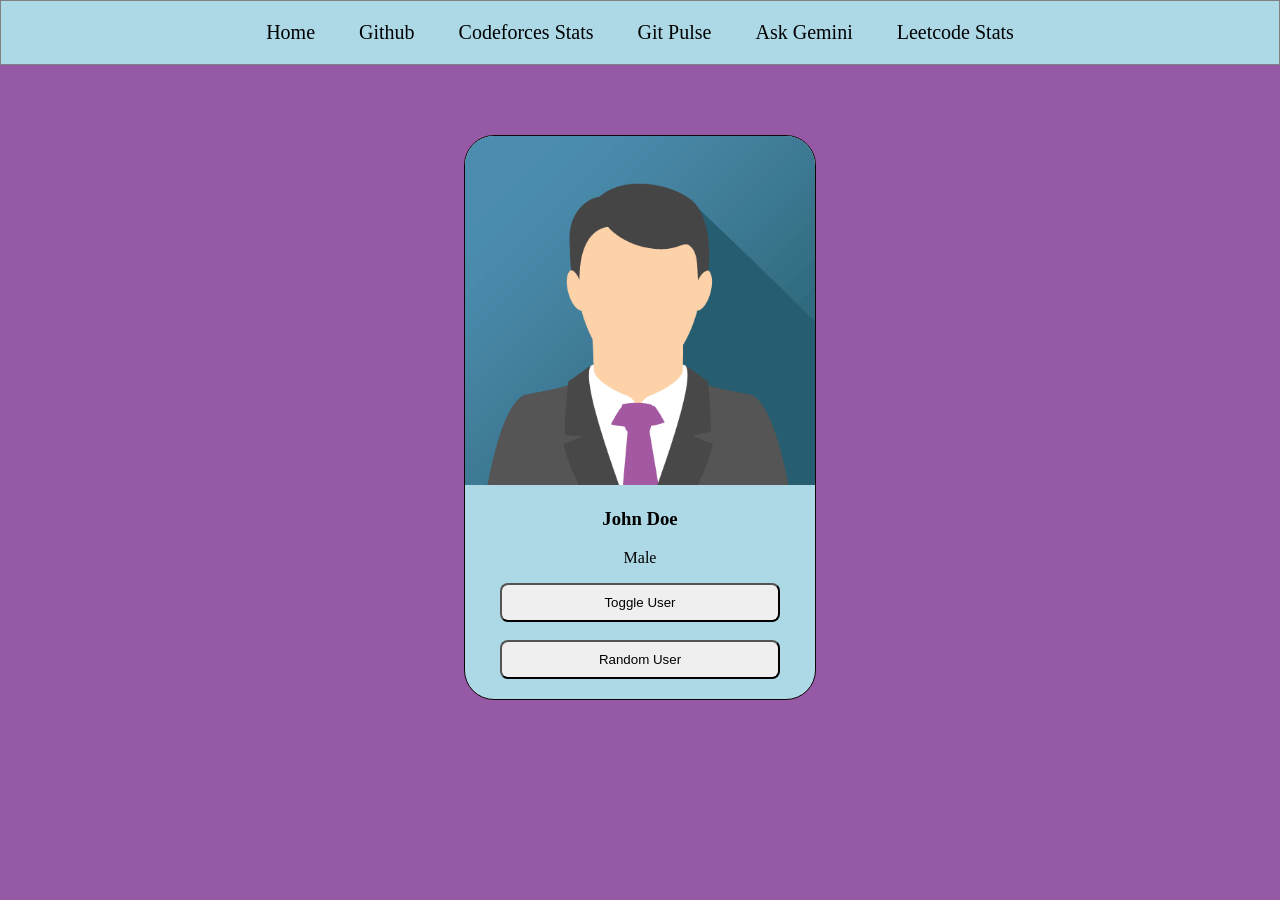
<file: target/classes/static/index.html>
<!DOCTYPE html>
<html lang="en">
<head>
    <meta charset="UTF-8">
    <meta name="viewport" content="width=device-width, initial-scale=1.0">
    <title>Auto Suggest</title>
    <link rel="stylesheet" href="index.css">
</head>
<body>
     <div class="navbar">
        <a href="">Home</a>
        <a href="https://github.com/">Github</a>
        <a href="codeforces-stats (1).html"target="_blank">Codeforces Stats</a>
        <a href="gitpulse.html" target="_blank">Git Pulse</a>
        <a href="ask-gemini (1).html" target="_blank">Ask Gemini</a>
        <a href="leetcode-stats.html" target="_blank">Leetcode Stats</a>
     </div>

     <div class="card">
        <img id="user-image" src="john.png" alt="image not found">
        <h3 id="user-name">John Doe</h3>
        <p id="user-gender">Male</p>
        <button onclick="toggleUser()">Toggle User</button>
        <br><br>
        <button onclick="randomUser()">Random User</button>
     </div>

    <script src="index.js"></script>
</body>
</html>
</file>
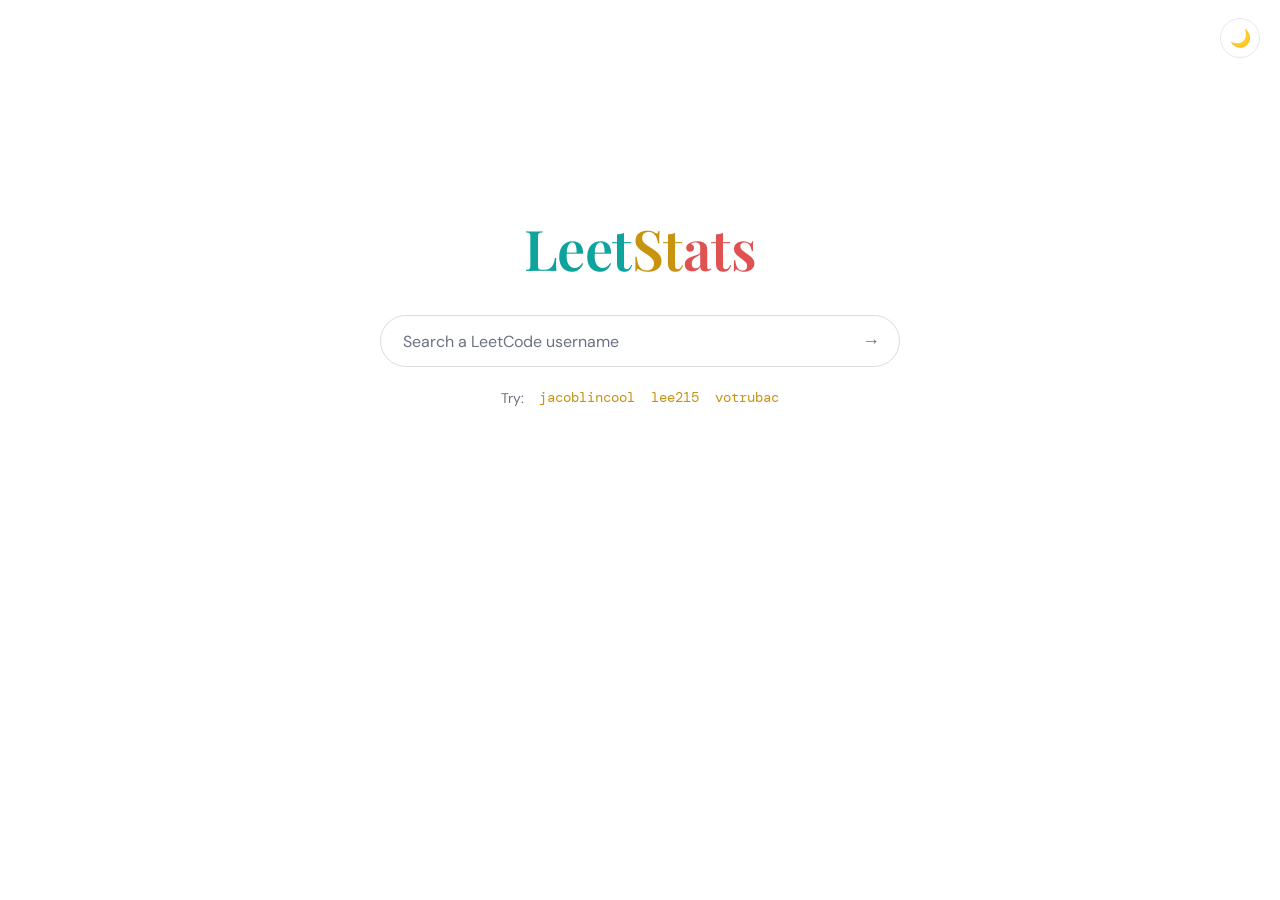
<file: target/classes/static/leetcode-stats.html>
<!DOCTYPE html>
<html lang="en" data-theme="light">
<head>
<meta charset="UTF-8">
<meta name="viewport" content="width=device-width, initial-scale=1.0">
<title>LeetStats</title>
<link rel="preconnect" href="https://fonts.googleapis.com">
<link rel="preconnect" href="https://fonts.gstatic.com" crossorigin>
<link href="https://fonts.googleapis.com/css2?family=Playfair+Display:wght@600&family=DM+Sans:wght@400;500;700&family=DM+Mono:wght@400;500&display=swap" rel="stylesheet">
<style>
  :root, [data-theme="light"] {
    --bg: #ffffff;
    --text: #1f2328;
    --muted: #6b7280;
    --line: #e5e7eb;
    --surface: #ffffff;
    --input-border: #dadce0;
    --input-shadow: rgba(32, 33, 36, 0.12);
    --track: #f0f1f3;
    --easy: #0fa39e;
    --medium: #c8930f;
    --hard: #e05252;
    --accent: #c8930f;
    --card-shadow: 0 1px 3px rgba(32, 33, 36, 0.08), 0 8px 28px rgba(32, 33, 36, 0.06);
  }
  [data-theme="dark"] {
    --bg: #0a0b0d;
    --text: #e9e7e2;
    --muted: #8b8f98;
    --line: rgba(255, 255, 255, 0.09);
    --surface: #121418;
    --input-border: rgba(255, 255, 255, 0.14);
    --input-shadow: rgba(0, 0, 0, 0.5);
    --track: rgba(255, 255, 255, 0.08);
    --easy: #3ddad7;
    --medium: #e3b341;
    --hard: #ff6b6b;
    --accent: #e3b341;
    --card-shadow: 0 20px 50px rgba(0, 0, 0, 0.45);
  }

  * { margin: 0; padding: 0; box-sizing: border-box; }

  html, body { height: 100%; }

  body {
    background: var(--bg);
    color: var(--text);
    font-family: "DM Sans", system-ui, sans-serif;
    display: flex;
    flex-direction: column;
    align-items: center;
    transition: background 0.25s, color 0.25s;
  }

  /* theme toggle, top right */
  .theme-toggle {
    position: fixed;
    top: 18px;
    right: 20px;
    width: 40px;
    height: 40px;
    border-radius: 50%;
    border: 1px solid var(--line);
    background: var(--surface);
    color: var(--text);
    font-size: 17px;
    cursor: pointer;
    display: flex;
    align-items: center;
    justify-content: center;
    transition: background 0.25s, border-color 0.25s, transform 0.15s;
    z-index: 10;
  }
  .theme-toggle:hover { transform: scale(1.06); }
  .theme-toggle:focus-visible { outline: 2px solid var(--accent); outline-offset: 2px; }

  main {
    width: 100%;
    max-width: 640px;
    padding: 0 24px 64px;
    display: flex;
    flex-direction: column;
    align-items: center;
    /* Google-style: sits a bit above vertical center when idle */
    margin-top: clamp(96px, 24vh, 210px);
    transition: margin-top 0.45s cubic-bezier(0.3, 0.8, 0.3, 1);
  }
  body.has-result main { margin-top: 72px; }

  .wordmark {
    font-family: "Playfair Display", serif;
    font-weight: 600;
    font-size: clamp(40px, 8vw, 56px);
    letter-spacing: -0.01em;
    margin-bottom: 30px;
    user-select: none;
  }
  .wordmark .l { color: var(--easy); }
  .wordmark .e { color: var(--medium); }
  .wordmark .t { color: var(--hard); }

  /* search */
  .search {
    width: 100%;
    max-width: 520px;
    display: flex;
    align-items: center;
    gap: 12px;
    background: var(--surface);
    border: 1px solid var(--input-border);
    border-radius: 999px;
    padding: 0 8px 0 22px;
    height: 52px;
    transition: box-shadow 0.2s, border-color 0.2s, background 0.25s;
  }
  .search:focus-within {
    box-shadow: 0 2px 10px var(--input-shadow);
    border-color: transparent;
  }
  [data-theme="dark"] .search:focus-within { border-color: var(--accent); box-shadow: none; }

  .search input {
    flex: 1;
    min-width: 0;
    border: none;
    outline: none;
    background: transparent;
    color: var(--text);
    font-family: "DM Mono", monospace;
    font-size: 16px;
  }
  .search input::placeholder { color: var(--muted); font-family: "DM Sans", sans-serif; }

  .search button {
    border: none;
    background: transparent;
    color: var(--muted);
    font-size: 18px;
    width: 40px;
    height: 40px;
    border-radius: 50%;
    cursor: pointer;
    display: flex;
    align-items: center;
    justify-content: center;
    transition: color 0.15s, background 0.15s;
  }
  .search button:hover { color: var(--accent); background: var(--track); }
  .search button:focus-visible { outline: 2px solid var(--accent); outline-offset: 1px; }
  .search button:disabled { opacity: 0.45; cursor: wait; }

  .try {
    margin-top: 20px;
    font-size: 14px;
    color: var(--muted);
    display: flex;
    gap: 14px;
    align-items: center;
    flex-wrap: wrap;
    justify-content: center;
  }
  .try button {
    background: none;
    border: none;
    padding: 2px 1px;
    color: var(--accent);
    font-family: "DM Mono", monospace;
    font-size: 13.5px;
    cursor: pointer;
    border-bottom: 1px dashed transparent;
    transition: border-color 0.15s;
  }
  .try button:hover { border-bottom-color: var(--accent); }
  .try button:focus-visible { outline: 2px solid var(--accent); outline-offset: 2px; }

  /* states */
  .loader {
    margin-top: 52px;
    width: 34px; height: 34px;
    border: 3px solid var(--track);
    border-top-color: var(--accent);
    border-radius: 50%;
    animation: spin 0.8s linear infinite;
  }
  @keyframes spin { to { transform: rotate(360deg); } }

  .error {
    margin-top: 44px;
    text-align: center;
    color: var(--muted);
    font-size: 14.5px;
    line-height: 1.6;
    max-width: 420px;
  }
  .error b { color: var(--hard); font-weight: 700; display: block; margin-bottom: 4px; }

  /* card */
  .card {
    width: 100%;
    margin-top: 44px;
    background: var(--surface);
    border: 1px solid var(--line);
    border-radius: 18px;
    padding: 30px 34px;
    box-shadow: var(--card-shadow);
    animation: rise 0.45s cubic-bezier(0.2, 0.7, 0.3, 1) both;
    transition: background 0.25s, border-color 0.25s;
  }
  @keyframes rise {
    from { opacity: 0; transform: translateY(14px); }
    to   { opacity: 1; transform: translateY(0); }
  }

  .card-head {
    display: flex;
    justify-content: space-between;
    align-items: baseline;
    gap: 10px;
    flex-wrap: wrap;
    margin-bottom: 26px;
  }
  .card-head a {
    font-family: "Playfair Display", serif;
    font-size: 23px;
    font-weight: 600;
    color: var(--text);
    text-decoration: none;
  }
  .card-head a:hover { color: var(--accent); }
  .card-head .rank {
    font-family: "DM Mono", monospace;
    font-size: 13px;
    color: var(--muted);
  }
  .card-head .rank b { color: var(--accent); font-weight: 500; }

  .card-body {
    display: grid;
    grid-template-columns: 168px 1fr;
    gap: 34px;
    align-items: center;
  }

  .ring-wrap { position: relative; width: 168px; height: 168px; margin: 0 auto; }
  .ring-wrap svg { transform: rotate(-90deg); display: block; }
  .ring-track { fill: none; stroke: var(--track); stroke-width: 9; }
  .ring-fill {
    fill: none;
    stroke: var(--accent);
    stroke-width: 9;
    stroke-linecap: round;
    transition: stroke-dashoffset 1.1s cubic-bezier(0.3, 0.8, 0.3, 1), stroke 0.25s;
  }
  .ring-center {
    position: absolute; inset: 0;
    display: flex; flex-direction: column;
    align-items: center; justify-content: center;
  }
  .ring-center .big {
    font-family: "DM Mono", monospace;
    font-size: 36px;
    line-height: 1;
  }
  .ring-center .small {
    color: var(--muted);
    font-size: 11.5px;
    margin-top: 6px;
    letter-spacing: 0.06em;
    text-transform: uppercase;
  }

  .bars { display: flex; flex-direction: column; gap: 18px; }
  .bar-top {
    display: flex;
    justify-content: space-between;
    align-items: baseline;
    margin-bottom: 7px;
  }
  .bar-top .label {
    font-size: 12.5px;
    font-weight: 700;
    letter-spacing: 0.09em;
    text-transform: uppercase;
  }
  .bar-top .nums {
    font-family: "DM Mono", monospace;
    font-size: 13px;
    color: var(--muted);
  }
  .bar-top .nums b { color: var(--text); font-weight: 500; }
  .bar-track { height: 7px; border-radius: 99px; background: var(--track); overflow: hidden; }
  .bar-fill { height: 100%; width: 0; border-radius: 99px; transition: width 1.1s cubic-bezier(0.3, 0.8, 0.3, 1); }
  .easy   .label { color: var(--easy); }   .easy   .bar-fill { background: var(--easy); }
  .medium .label { color: var(--medium); } .medium .bar-fill { background: var(--medium); }
  .hard   .label { color: var(--hard); }   .hard   .bar-fill { background: var(--hard); }

  .hidden { display: none !important; }

  @media (max-width: 540px) {
    .card { padding: 24px 20px; }
    .card-body { grid-template-columns: 1fr; gap: 26px; }
  }

  @media (prefers-reduced-motion: reduce) {
    * { animation: none !important; transition: none !important; }
  }
</style>
</head>
<body>
  <button class="theme-toggle" id="theme-toggle" aria-label="Switch theme" title="Switch theme">🌙</button>

  <main>
    <h1 class="wordmark"><span class="l">Leet</span><span class="e">St</span><span class="t">ats</span></h1>

    <div class="search">
      <input id="username" type="text" placeholder="Search a LeetCode username" autocomplete="off" spellcheck="false" aria-label="LeetCode username">
      <button id="go" aria-label="Fetch stats" title="Fetch stats">→</button>
    </div>

    <div class="try">
      <span>Try:</span>
      <button data-u="jacoblincool">jacoblincool</button>
      <button data-u="lee215">lee215</button>
      <button data-u="votrubac">votrubac</button>
    </div>

    <div id="loading" class="loader hidden" role="status" aria-label="Loading"></div>

    <div id="error" class="error hidden" role="alert">
      <b>Couldn't fetch that profile</b>
      <span id="error-msg"></span>
    </div>

    <section id="card" class="card hidden" aria-live="polite">
      <div class="card-head">
        <a id="profile-link" href="#" target="_blank" rel="noopener"></a>
        <span class="rank">Rank <b id="ranking">—</b></span>
      </div>
      <div class="card-body">
        <div class="ring-wrap">
          <svg width="168" height="168" viewBox="0 0 168 168" aria-hidden="true">
            <circle class="ring-track" cx="84" cy="84" r="74"></circle>
            <circle class="ring-fill" id="ring" cx="84" cy="84" r="74"></circle>
          </svg>
          <div class="ring-center">
            <div class="big" id="total-solved">0</div>
            <div class="small" id="total-label">solved</div>
          </div>
        </div>
        <div class="bars">
          <div class="bar-row easy">
            <div class="bar-top"><span class="label">Easy</span>
              <span class="nums"><b id="easy-solved">0</b> / <span id="easy-total">0</span></span></div>
            <div class="bar-track"><div class="bar-fill" id="easy-bar"></div></div>
          </div>
          <div class="bar-row medium">
            <div class="bar-top"><span class="label">Medium</span>
              <span class="nums"><b id="medium-solved">0</b> / <span id="medium-total">0</span></span></div>
            <div class="bar-track"><div class="bar-fill" id="medium-bar"></div></div>
          </div>
          <div class="bar-row hard">
            <div class="bar-top"><span class="label">Hard</span>
              <span class="nums"><b id="hard-solved">0</b> / <span id="hard-total">0</span></span></div>
            <div class="bar-track"><div class="bar-fill" id="hard-bar"></div></div>
          </div>
        </div>
      </div>
    </section>
  </main>

<script>
(function () {
  "use strict";

  /* ---------- theme ---------- */
  var root = document.documentElement;
  var toggle = document.getElementById("theme-toggle");
  var prefersDark = window.matchMedia("(prefers-color-scheme: dark)").matches;
  setTheme(prefersDark ? "dark" : "light");

  function setTheme(t) {
    root.setAttribute("data-theme", t);
    toggle.textContent = t === "dark" ? "☀️" : "🌙";
  }
  toggle.addEventListener("click", function () {
    setTheme(root.getAttribute("data-theme") === "dark" ? "light" : "dark");
  });

  /* ---------- elements ---------- */
  var input = document.getElementById("username");
  var goBtn = document.getElementById("go");
  var loadingEl = document.getElementById("loading");
  var errorEl = document.getElementById("error");
  var errorMsg = document.getElementById("error-msg");
  var cardEl = document.getElementById("card");

  var RING_R = 74;
  var RING_C = 2 * Math.PI * RING_R;
  var ring = document.getElementById("ring");
  ring.setAttribute("stroke-dasharray", RING_C);
  ring.setAttribute("stroke-dashoffset", RING_C);

  /* ---------- data sources (tried in order) ---------- */
  var SOURCES = [
    {
      url: function (u) { return "https://leetcode-api-faisalshohag.vercel.app/" + encodeURIComponent(u); },
      parse: function (d) {
        if (!d || d.errors || d.totalSolved === undefined) return null;
        return pick(d);
      }
    },
    {
      url: function (u) { return "https://alfa-leetcode-api.onrender.com/userProfile/" + encodeURIComponent(u); },
      parse: function (d) {
        if (!d || d.errors || d.totalSolved === undefined) return null;
        return pick(d);
      }
    },
    {
      url: function (u) { return "https://leetcode-stats-api.herokuapp.com/" + encodeURIComponent(u); },
      parse: function (d) {
        if (!d || d.status !== "success") return null;
        return pick(d);
      }
    }
  ];

  function pick(d) {
    return {
      totalSolved: d.totalSolved, totalQuestions: d.totalQuestions,
      easySolved: d.easySolved, totalEasy: d.totalEasy,
      mediumSolved: d.mediumSolved, totalMedium: d.totalMedium,
      hardSolved: d.hardSolved, totalHard: d.totalHard,
      ranking: d.ranking
    };
  }

  function fetchWithTimeout(url, ms) {
    var ctrl = new AbortController();
    var t = setTimeout(function () { ctrl.abort(); }, ms);
    return fetch(url, { signal: ctrl.signal })
      .then(function (r) { return r.json(); })
      .finally(function () { clearTimeout(t); });
  }

  function fetchStats(username) {
    var i = 0;
    function tryNext() {
      if (i >= SOURCES.length) return Promise.reject(new Error("all sources failed"));
      var src = SOURCES[i++];
      return fetchWithTimeout(src.url(username), 12000)
        .then(function (json) {
          var parsed = src.parse(json);
          return parsed || tryNext();
        })
        .catch(function () { return tryNext(); });
    }
    return tryNext();
  }

  /* ---------- rendering ---------- */
  function fmt(n) {
    if (n === null || n === undefined || isNaN(n)) return "—";
    return Number(n).toLocaleString("en-US");
  }

  function countUp(el, target, ms) {
    var reduce = window.matchMedia("(prefers-reduced-motion: reduce)").matches;
    if (reduce || !target) { el.textContent = fmt(target || 0); return; }
    var start = performance.now();
    (function step(now) {
      var p = Math.min(((now || performance.now()) - start) / ms, 1);
      var eased = 1 - Math.pow(1 - p, 3);
      el.textContent = fmt(Math.round(target * eased));
      if (p < 1) requestAnimationFrame(step);
    })();
  }

  function setBar(id, solved, total) {
    var pct = total > 0 ? (solved / total) * 100 : 0;
    document.getElementById(id).style.width = Math.max(pct, solved > 0 ? 2 : 0) + "%";
  }

  function render(username, s) {
    var link = document.getElementById("profile-link");
    link.textContent = username;
    link.href = "https://leetcode.com/u/" + encodeURIComponent(username) + "/";

    document.getElementById("ranking").textContent = "#" + fmt(s.ranking);
    document.getElementById("total-label").textContent = "of " + fmt(s.totalQuestions);
    document.getElementById("easy-solved").textContent = fmt(s.easySolved);
    document.getElementById("easy-total").textContent = fmt(s.totalEasy);
    document.getElementById("medium-solved").textContent = fmt(s.mediumSolved);
    document.getElementById("medium-total").textContent = fmt(s.totalMedium);
    document.getElementById("hard-solved").textContent = fmt(s.hardSolved);
    document.getElementById("hard-total").textContent = fmt(s.totalHard);

    document.body.classList.add("has-result");
    cardEl.classList.remove("hidden");

    requestAnimationFrame(function () {
      requestAnimationFrame(function () {
        countUp(document.getElementById("total-solved"), s.totalSolved, 1100);
        var pct = s.totalQuestions > 0 ? s.totalSolved / s.totalQuestions : 0;
        ring.setAttribute("stroke-dashoffset", RING_C * (1 - pct));
        setBar("easy-bar", s.easySolved, s.totalEasy);
        setBar("medium-bar", s.mediumSolved, s.totalMedium);
        setBar("hard-bar", s.hardSolved, s.totalHard);
      });
    });
  }

  function resetCard() {
    ring.setAttribute("stroke-dashoffset", RING_C);
    ["easy-bar", "medium-bar", "hard-bar"].forEach(function (id) {
      document.getElementById(id).style.width = "0";
    });
    document.getElementById("total-solved").textContent = "0";
  }

  /* ---------- flow ---------- */
  var busy = false;

  function lookup(username) {
    username = (username || "").trim();
    if (!username || busy) return;
    busy = true;

    input.value = username;
    goBtn.disabled = true;
    errorEl.classList.add("hidden");
    cardEl.classList.add("hidden");
    resetCard();
    loadingEl.classList.remove("hidden");

    fetchStats(username)
      .then(function (stats) {
        loadingEl.classList.add("hidden");
        render(username, stats);
      })
      .catch(function () {
        loadingEl.classList.add("hidden");
        errorMsg.textContent = 'No stats found for "' + username +
          '". Check the spelling, or the public stats APIs may be briefly busy — try again in a moment.';
        errorEl.classList.remove("hidden");
      })
      .finally(function () {
        goBtn.disabled = false;
        busy = false;
      });
  }

  goBtn.addEventListener("click", function () { lookup(input.value); });
  input.addEventListener("keydown", function (e) { if (e.key === "Enter") lookup(input.value); });
  document.querySelectorAll(".try button").forEach(function (b) {
    b.addEventListener("click", function () { lookup(b.dataset.u); });
  });
})();
</script>
</body>
</html>
</file>
<file: target/classes/static/index.css>
body{
    margin: 0px;
    background-color: rgb(150, 89, 165);
}

h1 {
    color: red;
}

.navbar{
    border-style: solid;
    border-width: 1px;
    border-color: gray;
    padding: 20px;
    text-align: center;
    background-color: lightblue;
}

.navbar a{
    padding: 20px;
    text-decoration: none;
    color: black;
    font-size: 20px;
}
.navbar a:hover{
    color: blue;
    background-color: lightgray;
}
.card{
    border: 1px solid rgb(16, 4, 4);
    width: 350px;
    border-radius: 30px;
    text-align: center;
    margin-top: 70px;
    overflow: hidden;
    margin-left: auto;
    margin-right: auto;
    padding-bottom: 20px;
    background-color: lightblue;
    box-shadow:box-shadow : rgba(50, 50, 93, 0.25) 0px 50px 100px -20px, rgba(0, 0, 0, 0.3) 0px 30px 60px -30px, rgba(10, 37, 64, 0.35) 0px -2px 6px 0px;
} 
.card img{
    width: 100%;   
}
.card button{
    padding: 10px;
    width: 80%;
    border-radius: 8px;
}
</file>
